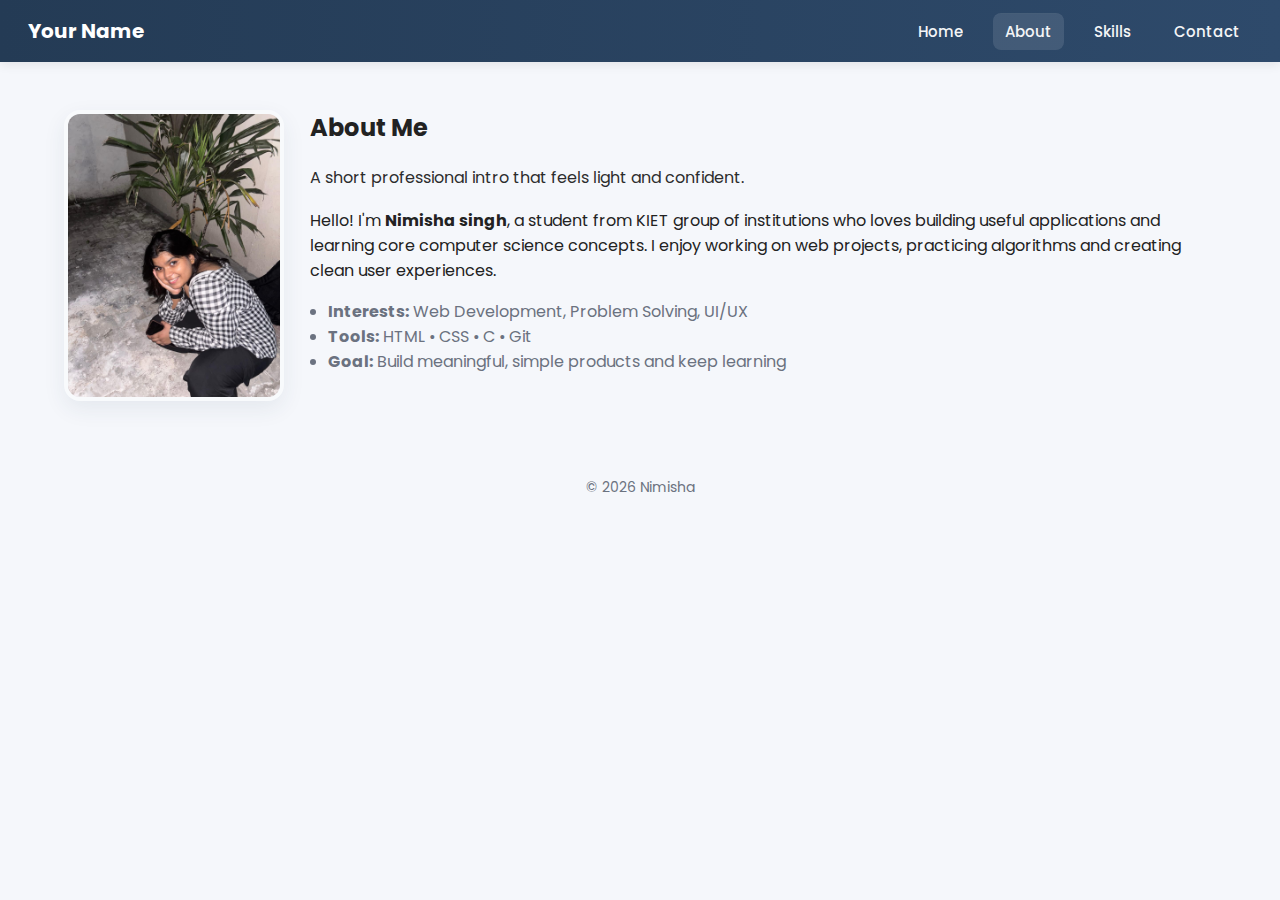
<file: wdw ca 2/about.html>
<!DOCTYPE html>
<html lang="en">
<head>
  <meta charset="utf-8" />
  <meta name="viewport" content="width=device-width,initial-scale=1" />
  <title>About — Your Name</title>

  <!-- Same Google Font -->
  <link href="https://fonts.googleapis.com/css2?family=Poppins:wght@300;400;600;700&display=swap" rel="stylesheet">
  <link rel="stylesheet" href="style.css">
</head>
<body>

<nav class="nav">
  <div class="logo">Your Name</div>
  <ul class="nav-links">
    <li><a href="index.html">Home</a></li>
    <li><a href="about.html" class="active">About</a></li>
    <li><a href="skills.html">Skills</a></li>
    <li><a href="contact.html">Contact</a></li>
  </ul>
</nav>

<section class="about-section">
  <div class="about-container">
    <img src="profile.jpg.jpeg" alt="Profile photo" class="profile profile-rounded">

    <div class="about-text">
      <h2>About Me</h2>
      <p class="lead">A short professional intro that feels light and confident.</p>

      <p>
        Hello! I'm <strong>Nimisha singh</strong>, a student from KIET group of institutions who loves building useful
        applications and learning core computer science concepts. I enjoy working
        on web projects, practicing algorithms and creating clean user experiences.
      </p>

      <ul class="about-list">
        <li><strong>Interests:</strong> Web Development, Problem Solving, UI/UX</li>
        <li><strong>Tools:</strong> HTML • CSS • C • Git</li>
        <li><strong>Goal:</strong> Build meaningful, simple products and keep learning</li>
      </ul>

    </div>
  </div>
</section>

<footer class="footer small">
  <p>© <span id="year2"></span> Nimisha</p>
</footer>

<script> document.getElementById('year2').textContent = new Date().getFullYear(); </script>
</body>
</html>
</file>
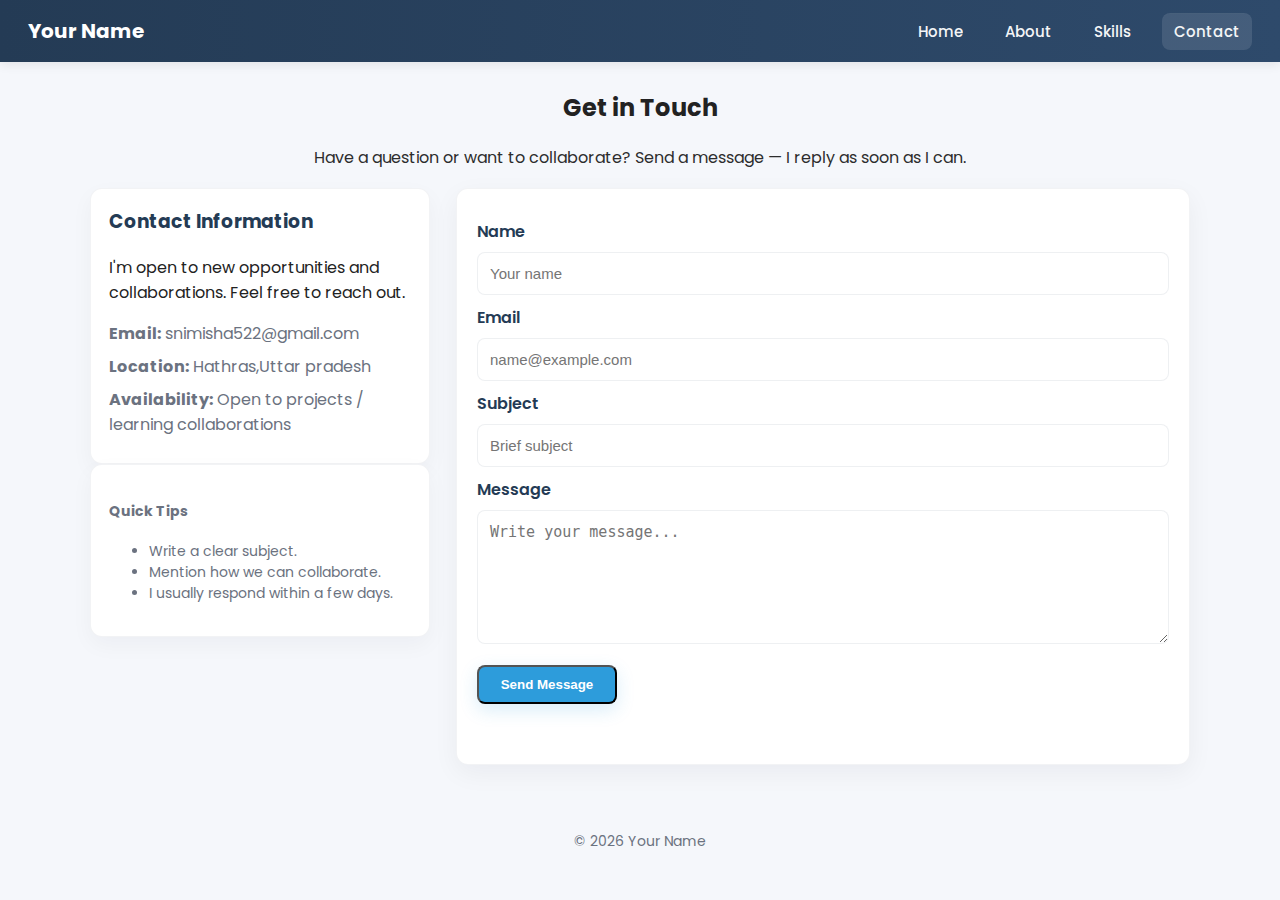
<file: wdw ca 2/contact.html>
<!DOCTYPE html>
<html lang="en">
<head>
  <meta charset="utf-8" />
  <meta name="viewport" content="width=device-width,initial-scale=1" />
  <title>Contact — Your Name</title>

  <!-- Font (same used across site) -->
  <link href="https://fonts.googleapis.com/css2?family=Poppins:wght@300;400;600;700&display=swap" rel="stylesheet">
  <link rel="stylesheet" href="style.css">
</head>
<body>

<nav class="nav">
  <div class="logo">Your Name</div>
  <ul class="nav-links">
    <li><a href="index.html">Home</a></li>
    <li><a href="about.html">About</a></li>
    <li><a href="skills.html">Skills</a></li>
    <li><a href="contact.html" class="active">Contact</a></li>
  </ul>
</nav>

<section class="contact-section">
  <div class="section-head" style="text-align:center;">
    <h2>Get in Touch</h2>
    <p class="lead">Have a question or want to collaborate? Send a message — I reply as soon as I can.</p>
  </div>

  <div class="contact-grid">
    <!-- Left: Contact Info -->
    <div class="contact-info">
      <div class="info-card">
        <h3>Contact Information</h3>
        <p>I'm open to new opportunities and collaborations. Feel free to reach out.</p>

        <ul class="info-list">
          <li><strong>Email:</strong> snimisha522@gmail.com</li>
          <li><strong>Location:</strong> Hathras,Uttar pradesh</li>
          <li><strong>Availability:</strong> Open to projects / learning collaborations</li>
        </ul>
      </div>

      <div class="info-card small">
        <h4>Quick Tips</h4>
        <ul>
          <li>Write a clear subject.</li>
          <li>Mention how we can collaborate.</li>
          <li>I usually respond within a few days.</li>
        </ul>
      </div>
    </div>

    <!-- Right: Contact Form -->
    <div class="contact-form-wrap">
      <form id="contactForm" class="contact-form" onsubmit="return handleSend(event)">
        <label for="name">Name</label>
        <input id="name" name="name" type="text" placeholder="Your name" required>

        <label for="email">Email</label>
        <input id="email" name="email" type="email" placeholder="name@example.com" required>

        <label for="subject">Subject</label>
        <input id="subject" name="subject" type="text" placeholder="Brief subject" required>

        <label for="message">Message</label>
        <textarea id="message" name="message" rows="6" placeholder="Write your message..." required></textarea>

        <div class="form-actions">
          <button type="submit" class="btn btn-primary">Send Message</button>
          <button type="reset" class="btn btn-outline">Reset</button>
        </div>

        <!-- Success / error message -->
        <div id="formAlert" class="form-alert" aria-live="polite" hidden></div>
      </form>
    </div>
  </div>
</section>

<footer class="footer small">
  <p>© <span id="year4"></span> Your Name</p>
</footer>

<script>
  // show current year
  document.getElementById('year4').textContent = new Date().getFullYear();

  // Simulated form handling (no backend). Shows success message and clears form.
  function handleSend(e) {
    e.preventDefault();
    const alertEl = document.getElementById('formAlert');

    // Basic friendly validation already ensured by 'required' attributes.
    alertEl.hidden = false;
    alertEl.className = 'form-alert show success';
    alertEl.textContent = 'Thanks — your message has been noted! I will get back to you soon.';

    // optional: clear form after a short delay for better UX
    setTimeout(() => {
      document.getElementById('contactForm').reset();
      // hide message after 5 seconds
      setTimeout(() => {
        alertEl.hidden = true;
        alertEl.className = 'form-alert';
        alertEl.textContent = '';
      }, 4000);
    }, 600);

    return false;
  }
</script>

</body>
</html>
</file>
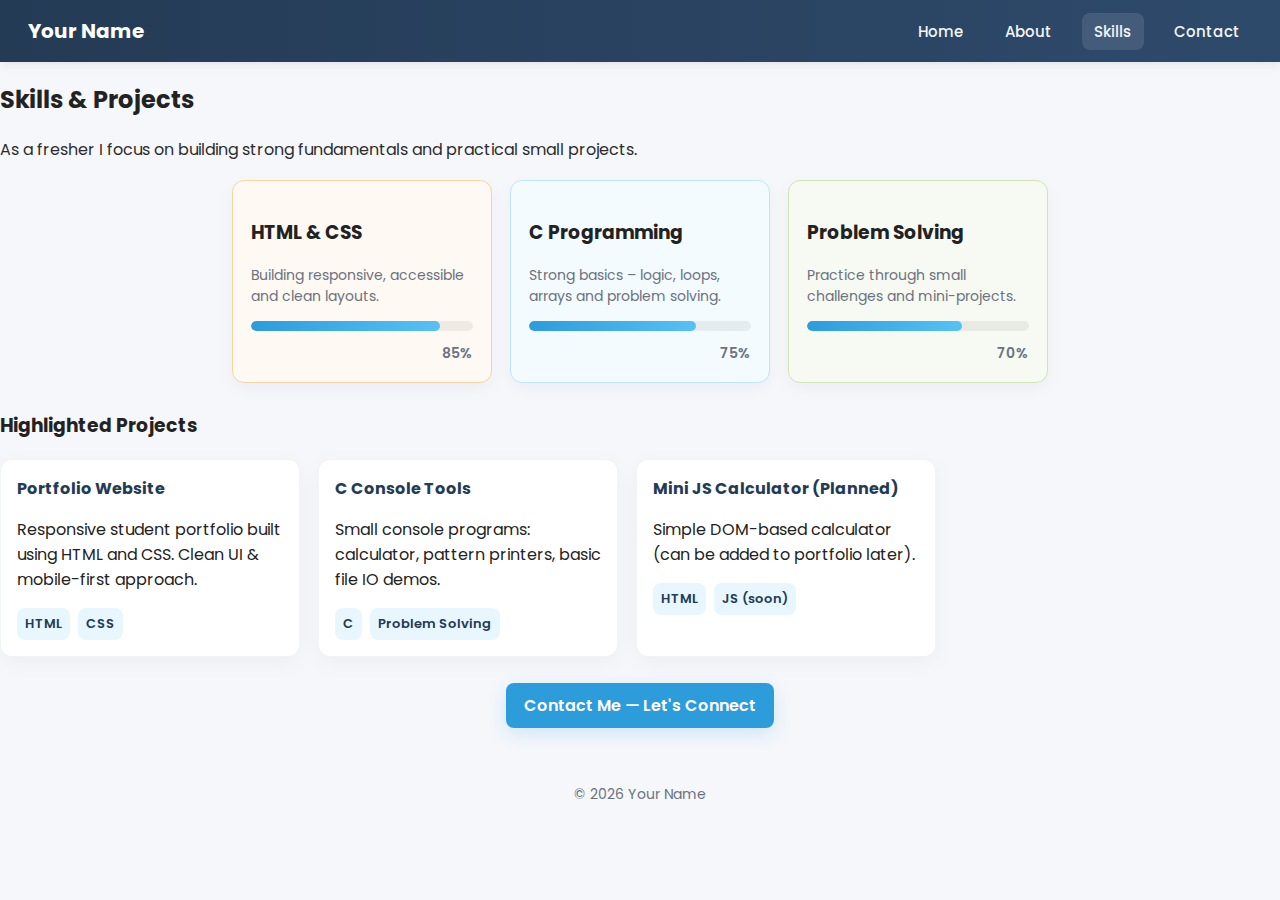
<file: wdw ca 2/skills.html>
<!DOCTYPE html>
<html lang="en">
<head>
  <meta charset="utf-8" />
  <meta name="viewport" content="width=device-width,initial-scale=1" />
  <title>Skills & Projects — Your Name</title>

  <!-- Google Font (same as other pages) -->
  <link href="https://fonts.googleapis.com/css2?family=Poppins:wght@300;400;600;700&display=swap" rel="stylesheet">
  <link rel="stylesheet" href="style.css">
</head>
<body>

<!-- NAV -->
<nav class="nav">
  <div class="logo">Your Name</div>
  <ul class="nav-links">
    <li><a href="index.html">Home</a></li>
    <li><a href="about.html">About</a></li>
    <li><a href="skills.html" class="active">Skills</a></li>
    <li><a href="contact.html">Contact</a></li>
  </ul>
</nav>

<!-- PAGE HEAD -->
<section class="skills-section">
  <div class="section-head">
    <h2>Skills & Projects</h2>
    <p class="lead">As a fresher I focus on building strong fundamentals and practical small projects.</p>
  </div>

  <!-- SKILLS CARDS (flexbox) -->
  <div class="cards skills-cards">
    <!-- Skill Card 1 -->
    <article class="card skill-card" style="background:#fef9f3; border-color:#f5d6a1;">
      <h3>HTML & CSS</h3>
      <p class="small">Building responsive, accessible and clean layouts.</p>

      <div class="skill-bar">
        <div class="skill-fill" style="width:85%"></div>
      </div>
      <div class="skill-meta"><span>85%</span></div>
    </article>

    <!-- Skill Card 2 -->
    <article class="card skill-card" style="background:#f3fbff; border-color:#bfe6fb;">
      <h3>C Programming</h3>
      <p class="small">Strong basics – logic, loops, arrays and problem solving.</p>

      <div class="skill-bar">
        <div class="skill-fill" style="width:75%"></div>
      </div>
      <div class="skill-meta"><span>75%</span></div>
    </article>

    <!-- Skill Card 3 -->
    <article class="card skill-card" style="background:#f7f9f3; border-color:#cfe6b4;">
      <h3>Problem Solving</h3>
      <p class="small">Practice through small challenges and mini-projects.</p>

      <div class="skill-bar">
        <div class="skill-fill" style="width:70%"></div>
      </div>
      <div class="skill-meta"><span>70%</span></div>
    </article>
  </div>

  <!-- PROJECTS PREVIEW -->
  <div class="projects-preview">
    <h3 style="margin-top:28px; text-align:left;">Highlighted Projects</h3>

    <div class="cards project-cards">
      <article class="card project-card">
        <div class="card-head">Portfolio Website</div>
        <p>Responsive student portfolio built using HTML and CSS. Clean UI & mobile-first approach.</p>
        <div class="project-tags">
          <span class="tag">HTML</span>
          <span class="tag">CSS</span>
        </div>
      </article>

      <article class="card project-card">
        <div class="card-head">C Console Tools</div>
        <p>Small console programs: calculator, pattern printers, basic file IO demos.</p>
        <div class="project-tags">
          <span class="tag">C</span>
          <span class="tag">Problem Solving</span>
        </div>
      </article>

      <article class="card project-card">
        <div class="card-head">Mini JS Calculator (Planned)</div>
        <p>Simple DOM-based calculator (can be added to portfolio later).</p>
        <div class="project-tags">
          <span class="tag">HTML</span>
          <span class="tag">JS (soon)</span>
        </div>
      </article>
    </div>
  </div>

  <!-- CALL TO ACTION -->
  <div style="text-align:center; margin-top:26px;">
    <a href="contact.html" class="btn btn-primary">Contact Me — Let's Connect</a>
  </div>

</section>

<footer class="footer small">
  <p>© <span id="year3"></span> Your Name</p>
</footer>

<script> document.getElementById('year3').textContent = new Date().getFullYear(); </script>
</body>
</html>
</file>
<file: wdw ca 2/style.css>
/* ---------- GLOBAL ---------- */
:root{
  --bg:#f5f7fb;
  --nav:#243b55;         /* deep blue */
  --accent:#2d9cdb;      /* soft teal-blue */
  --muted:#6b7280;       /* grey */
  --card:#ffffff;
  --accent-2:#e8f7ff;    /* very light accent */
}

*{box-sizing:border-box}
body{
  margin:0;
  font-family: "Poppins", Arial, sans-serif;
  background:var(--bg);
  color:#222;
  -webkit-font-smoothing:antialiased;
  -moz-osx-font-smoothing:grayscale;
}

/* ---------- NAV ---------- */
.nav{
  display:flex;
  align-items:center;
  justify-content:space-between;
  padding:16px 28px;
  background:linear-gradient(90deg,var(--nav),#2e4a6b);
  color:white;
  position:sticky;
  top:0;
  z-index:10;
  box-shadow:0 3px 10px rgba(0,0,0,0.08);
}
.logo{font-weight:700; font-size:20px; letter-spacing:0.2px}
.nav-links{list-style:none; margin:0; padding:0; display:flex; gap:18px}
.nav-links a{
  color:white; text-decoration:none; padding:8px 12px; border-radius:8px;
  font-weight:500; font-size:15px; opacity:0.95;
}
.nav-links a.active, .nav-links a:hover{
  background:rgba(255,255,255,0.12);
  box-shadow:0 1px 0 rgba(255,255,255,0.02) inset;
}

/* ---------- HERO ---------- */
.hero{
  background-image: url('bg.jpg');
  background-size:cover;
  background-position:center;
  margin:28px auto;
  width:90%;
  border-radius:14px;
  position:relative;
  overflow:hidden;
  min-height:320px;
  display:flex;
  align-items:center;
  justify-content:center;
}
.hero-overlay{
  position:absolute; inset:0;
  background: linear-gradient(120deg, rgba(36,59,85,0.45), rgba(45,156,219,0.15));
  mix-blend-mode: multiply;
}
.hero-content{
  position:relative; z-index:2; text-align:center; padding:40px 24px; color:white;
  max-width:980px;
}
.hero h1{font-size:34px; margin:0 0 10px; font-weight:700}
.hero .accent{color: #fff4c7; background: rgba(0,0,0,0.12); padding:4px 8px; border-radius:6px}
.lead{font-weight:400; opacity:0.95; margin-bottom:18px}

/* CTA buttons */
.btn{display:inline-block; text-decoration:none; padding:10px 18px; border-radius:8px; font-weight:600}
.btn-primary{background:var(--accent); color:#fff; box-shadow:0 6px 18px rgba(45,156,219,0.18)}
.btn-outline{background:transparent; border:1px solid rgba(255,255,255,0.25); color:white}

/* hero stats */
.hero-stats{display:flex; gap:18px; justify-content:center; margin-top:22px}
.stat{text-align:center; min-width:80px}
.stat .num{font-weight:700; font-size:20px}
.stat .label{font-size:13px; color:rgba(255,255,255,0.9)}

/* ---------- PREVIEW / CARDS ---------- */
.preview{width:90%; margin:26px auto 40px; text-align:center}
.preview h2{margin-bottom:14px}
.cards{display:flex; gap:18px; justify-content:center; flex-wrap:wrap}
.card{background:var(--card); width:280px; padding:18px; border-radius:12px;
  border:1px solid rgba(36,59,85,0.06); box-shadow:0 6px 22px rgba(16,24,40,0.04);
  text-align:left;
}
.card-head{font-weight:700; color:var(--nav); margin-bottom:8px}
.small-link{display:inline-block; margin-top:10px; text-decoration:none; color:var(--accent); font-weight:600}

/* ---------- ABOUT (shared styles) ---------- */
.about-section{width:90%; margin:28px auto; padding:20px 0}
.about-container{display:flex; gap:26px; align-items:flex-start; flex-wrap:wrap}
.profile{width:220px; border-radius:10px; object-fit:cover; box-shadow:0 8px 22px rgba(36,59,85,0.08); border: 4px solid rgba(255,255,255,0.35)}
.profile-rounded{border-radius:16px}
.about-text{flex:1; min-width:240px}
.about-text h2{margin-top:0}
.about-list{margin-top:12px; padding-left:18px; color:var(--muted)}

/* ---------- FOOTER ---------- */
.footer{width:100%; text-align:center; padding:18px 0; color:var(--muted); margin-top:30px}
.footer.small{padding:12px; font-size:14px}

/* ---------- RESPONSIVE ---------- */
@media (max-width:900px){
  .nav{padding:12px 16px}
  .hero{min-height:360px}
  .hero h1{font-size:28px}
  .cards{justify-content:flex-start}
  .about-container{flex-direction:column; align-items:center}
  .profile{width:180px}
}
@media (max-width:480px){
  .nav-links{display:none} /* keep nav minimal on very small screens; you can add hamburger later */
  .hero{width:95%; margin:16px auto}
  .hero-content{padding:28px 12px}
  .card{width:100%}
}
/* ---------- SKILLS PAGE CUSTOM ---------- */

/* layout for skills-cards (flexbox) */
.skills-cards {
  display:flex;
  gap:18px;
  justify-content:center;
  flex-wrap:wrap;
  margin-top:10px;
}

/* skill-card smaller width for visual balance */
.skill-card {
  width:260px;
  padding:18px;
  border-radius:12px;
  border:1px solid #e0e0e0;
  box-shadow:0 6px 18px rgba(16,24,40,0.04);
}

/* progress bar */
.skill-bar {
  width:100%;
  height:10px;
  background:rgba(0,0,0,0.06);
  border-radius:8px;
  margin:12px 0;
  overflow:hidden;
}
.skill-fill {
  height:100%;
  background: linear-gradient(90deg, var(--accent), #57c1f5);
  border-radius:8px;
  transition:width 0.8s ease;
}

/* small metadata next to bar */
.skill-meta { text-align:right; font-weight:600; color:var(--muted); font-size:14px; }

/* projects layout */
.project-cards {
  display:flex;
  gap:18px;
  justify-content:flex-start;
  margin-top:12px;
  flex-wrap:wrap;
}
.project-card { width:300px; padding:16px; border-radius:12px; border:1px solid rgba(36,59,85,0.06); background:var(--card); }
.project-tags { margin-top:12px; display:flex; gap:8px; flex-wrap:wrap; }
.tag { font-size:13px; padding:6px 8px; border-radius:8px; background:var(--accent-2); color:var(--nav); font-weight:600; }

/* small text */
.small { font-size:14px; color:var(--muted); }

/* responsive adjustments */
@media (max-width:900px){
  .skills-cards, .project-cards { justify-content:center; }
  .project-card, .skill-card { width:90%; max-width:420px; }
}
/* ---------- CONTACT PAGE STYLES ---------- */

.contact-section { width:90%; margin:28px auto 40px; max-width:1100px; }
.contact-grid { display:flex; gap:26px; align-items:flex-start; flex-wrap:wrap; }

/* Left column - contact info */
.contact-info { flex:0 0 340px; min-width:260px; }
.info-card { background:var(--card); padding:18px; border-radius:12px; border:1px solid rgba(36,59,85,0.06); box-shadow:0 8px 22px rgba(16,24,40,0.04); }
.info-card h3 { margin-top:0; color:var(--nav); }
.info-list { list-style:none; padding:0; margin:12px 0 0; color:var(--muted); }
.info-list li { margin:8px 0; }

/* Right column - form */
.contact-form-wrap { flex:1; min-width:300px; }
.contact-form { background:var(--card); padding:20px; border-radius:12px; border:1px solid rgba(36,59,85,0.06); box-shadow:0 8px 26px rgba(16,24,40,0.05); }
.contact-form label { display:block; margin-top:10px; font-weight:600; color:var(--nav); }
.contact-form input, .contact-form textarea {
  width:100%;
  padding:12px;
  margin-top:8px;
  border-radius:8px;
  border:1px solid rgba(36,59,85,0.08);
  font-size:15px;
  resize:vertical;
}

/* form action buttons */
.form-actions { display:flex; gap:12px; margin-top:14px; }
.form-actions .btn { min-width:140px; }

/* alert box */
.form-alert {
  margin-top:14px;
  padding:12px 14px;
  border-radius:10px;
  display:block;
  font-weight:600;
  color:#08405b;
  background:#dff6ff;
  border:1px solid rgba(45,156,219,0.25);
  opacity:0;
  transform:translateY(6px);
  transition:all 300ms ease;
}
.form-alert.show { opacity:1; transform:translateY(0); }

/* different types (success/error) if needed */
.form-alert.success { background:#e6fbf4; color:#064e33; border:1px solid rgba(34,153,84,0.12); }
/* ---------- CONTACT PAGE STYLES ---------- */

.contact-section { width:90%; margin:28px auto 40px; max-width:1100px; }
.contact-grid { display:flex; gap:26px; align-items:flex-start; flex-wrap:wrap; }

/* Left column - contact info */
.contact-info { flex:0 0 340px; min-width:260px; }
.info-card { background:var(--card); padding:18px; border-radius:12px; border:1px solid rgba(36,59,85,0.06); box-shadow:0 8px 22px rgba(16,24,40,0.04); }
.info-card h3 { margin-top:0; color:var(--nav); }
.info-list { list-style:none; padding:0; margin:12px 0 0; color:var(--muted); }
.info-list li { margin:8px 0; }

/* Right column - form */
.contact-form-wrap { flex:1; min-width:300px; }
.contact-form { background:var(--card); padding:20px; border-radius:12px; border:1px solid rgba(36,59,85,0.06); box-shadow:0 8px 26px rgba(16,24,40,0.05); }
.contact-form label { display:block; margin-top:10px; font-weight:600; color:var(--nav); }
.contact-form input, .contact-form textarea {
  width:100%;
  padding:12px;
  margin-top:8px;
  border-radius:8px;
  border:1px solid rgba(36,59,85,0.08);
  font-size:15px;
  resize:vertical;
}

/* form action buttons */
.form-actions { display:flex; gap:12px; margin-top:14px; }
.form-actions .btn { min-width:140px; }

/* alert box */
.form-alert {
  margin-top:14px;
  padding:12px 14px;
  border-radius:10px;
  display:block;
  font-weight:600;
  color:#08405b;
  background:#dff6ff;
  border:1px solid rgba(45,156,219,0.25);
  opacity:0;
  transform:translateY(6px);
  transition:all 300ms ease;
}
.form-alert.show { opacity:1; transform:translateY(0); }

/* different types (success/error) if needed */
.form-alert.success { background:#e6fbf4; color:#064e33; border:1px solid rgba(34,153,84,0.12); }

/* small responsive tweaks */
@media (max-width:900px){
  .contact-grid { flex-direction:column; }
  .contact-info { order:2; }
  .contact-form-wrap { order:1; }
}
contact-section { width:90%; margin:28px auto 40px; max-width:1100px; }
.contact-grid { display:flex; gap:26px; align-items:flex-start; flex-wrap:wrap; }

/* Left column - contact info */
.contact-info { flex:0 0 340px; min-width:260px; }
.info-card { background:var(--card); padding:18px; border-radius:12px; border:1px solid rgba(36,59,85,0.06); box-shadow:0 8px 22px rgba(16,24,40,0.04); }
.info-card h3 { margin-top:0; color:var(--nav); }
.info-list { list-style:none; padding:0; margin:12px 0 0; color:var(--muted); }
.info-list li { margin:8px 0; }

/* Right column - form */
.contact-form-wrap { flex:1; min-width:300px; }
.contact-form { background:var(--card); padding:20px; border-radius:12px; border:1px solid rgba(36,59,85,0.06); box-shadow:0 8px 26px rgba(16,24,40,0.05); }
.contact-form label { display:block; margin-top:10px; font-weight:600; color:var(--nav); }
.contact-form input, .contact-form textarea {
  width:100%;
  padding:12px;
  margin-top:8px;
  border-radius:8px;
  border:1px solid rgba(36,59,85,0.08);
  font-size:15px;
  resize:vertical;
}

/* form action buttons */
.form-actions { display:flex; gap:12px; margin-top:14px; }
.form-actions .btn { min-width:140px; }

/* alert box */
.form-alert {
  margin-top:14px;
  padding:12px 14px;
  border-radius:10px;
  display:block;
  font-weight:600;
  color:#08405b;
  background:#dff6ff;
  border:1px solid rgba(45,156,219,0.25);
  opacity:0;
  transform:translateY(6px);
  transition:all 300ms ease;
}
.form-alert.show { opacity:1; transform:translateY(0); }

/* different types (success/error) if needed */
.form-alert.success { background:#e6fbf4; color:#064e33; border:1px solid rgba(34,153,84,0.12); }

/* small responsive tweaks */
@media (max-width:900px){
  .contact-grid { flex-direction:column; }
  .contact-info { order:2; }
  .contact-form-wrap { order:1; }
}
</file>
